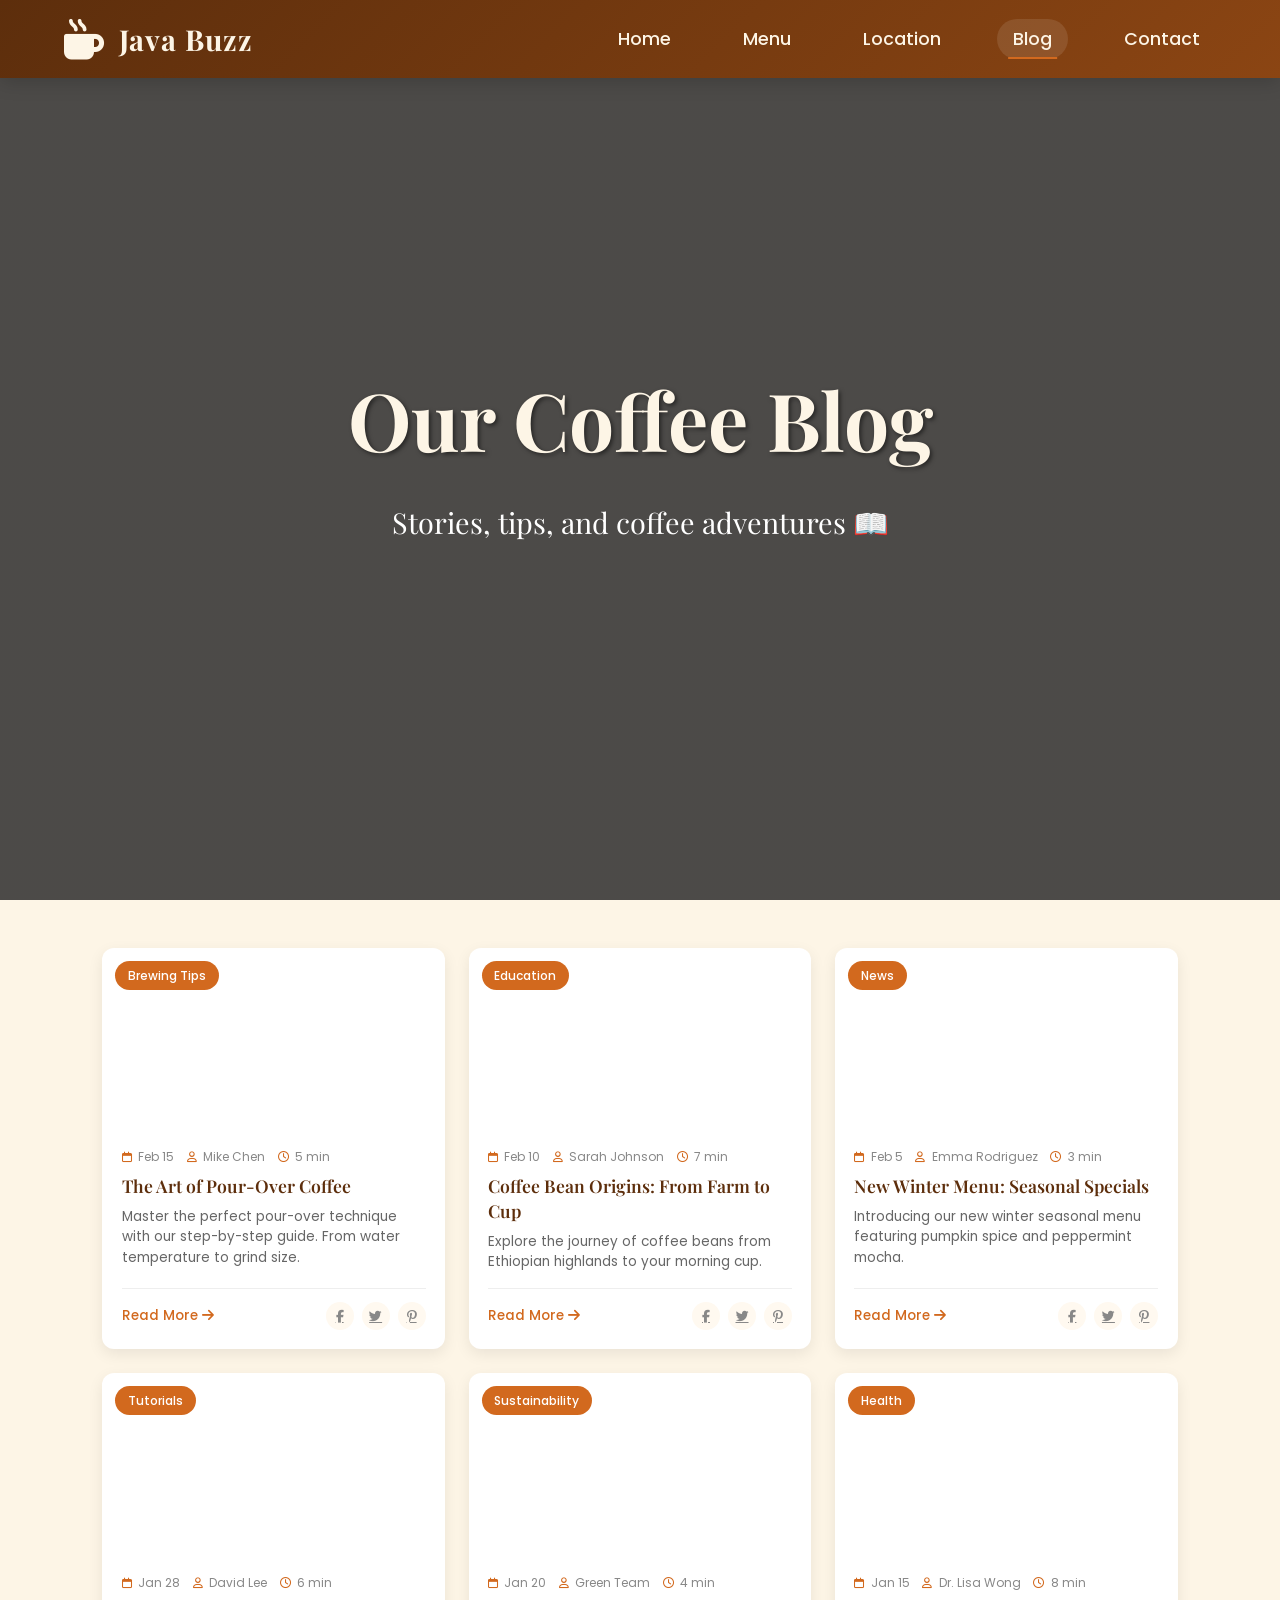
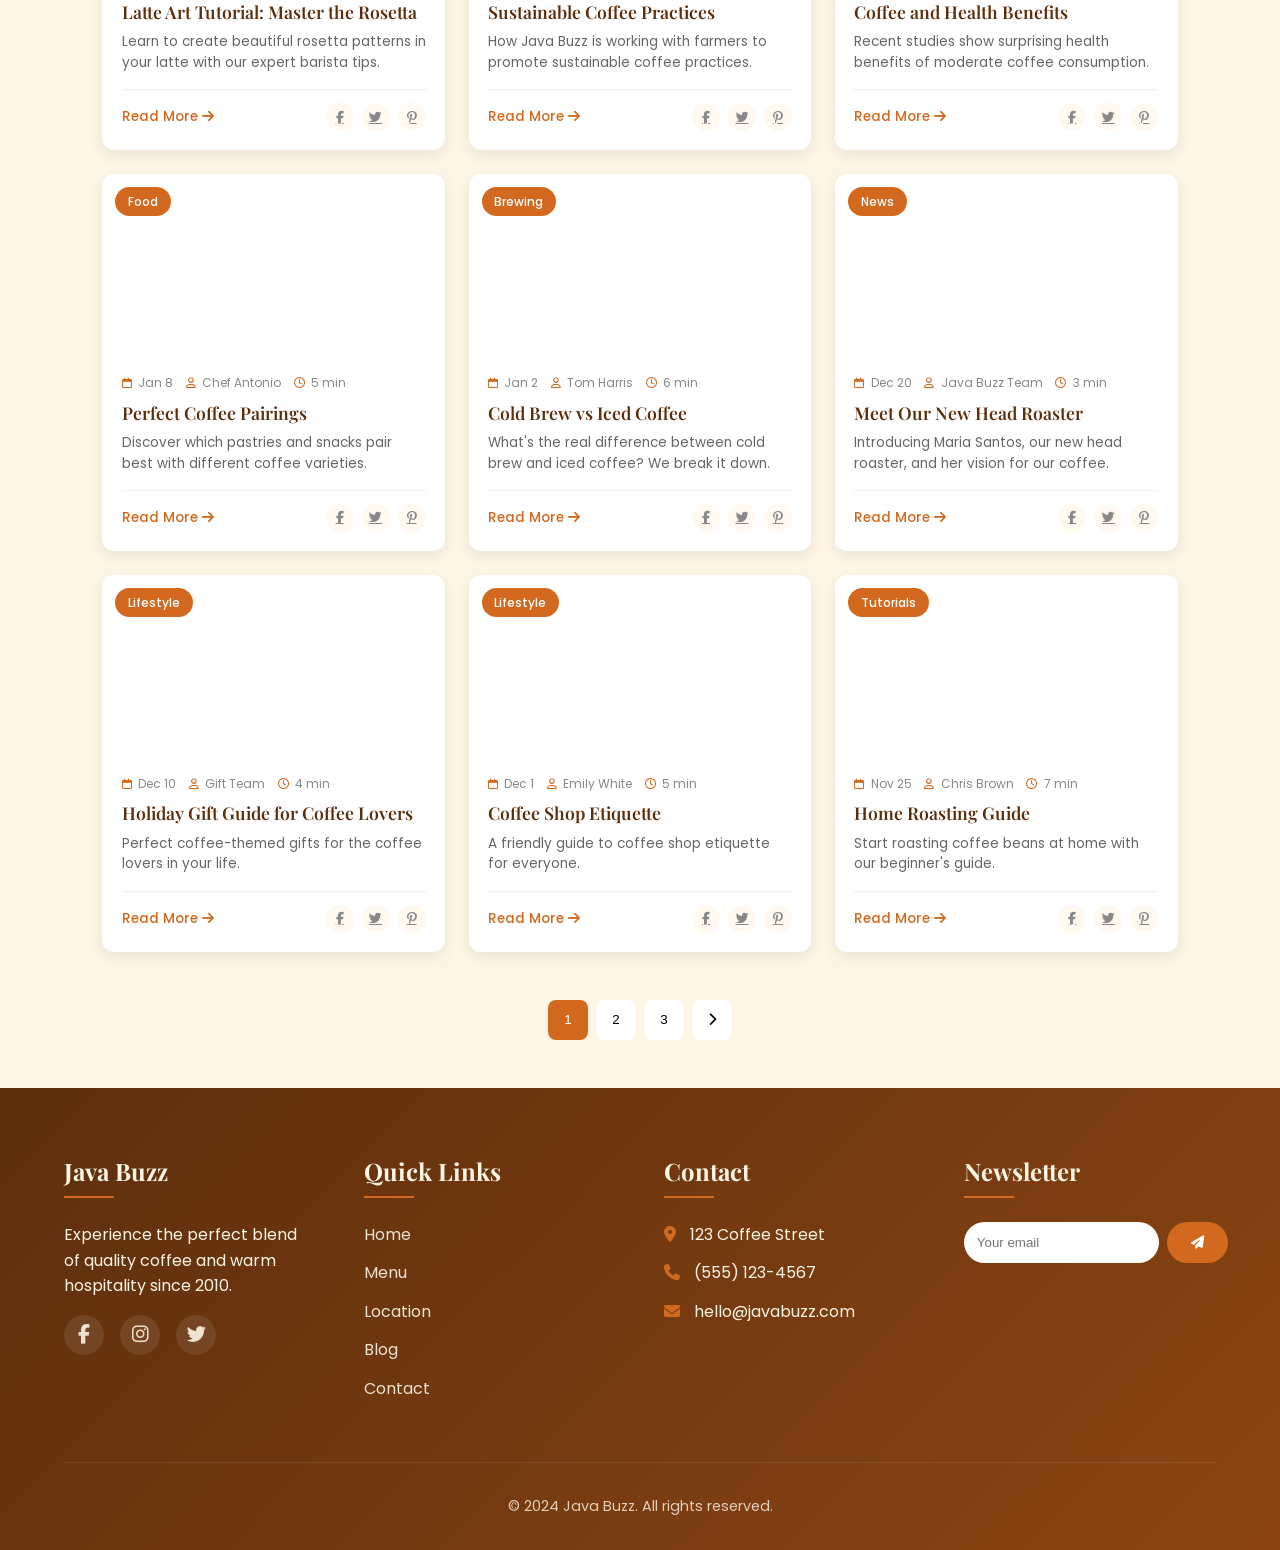
<file: blog.html>
<!DOCTYPE html>
<html lang="en">
<head>
    <meta charset="UTF-8">
    <meta name="viewport" content="width=device-width, initial-scale=1.0">
    <title>Java Buzz - Blog | Coffee News & Stories</title>
    <meta name="description" content="Read the latest coffee articles, brewing tips, and news from Java Buzz. 12 blog posts about coffee culture, recipes, and more.">
    <meta name="keywords" content="coffee blog, coffee articles, brewing tips, coffee news, latte art">
    
    <link rel="stylesheet" href="https://cdnjs.cloudflare.com/ajax/libs/font-awesome/6.4.0/css/all.min.css">
    <link href="https://fonts.googleapis.com/css2?family=Playfair+Display:wght@400;700&family=Poppins:wght@300;400;500;600&display=swap" rel="stylesheet">
    <link rel="stylesheet" href="CSS/style.css">
    
    <style>
        .page-header {
            background: linear-gradient(rgba(0,0,0,0.7), rgba(0,0,0,0.7)), url('https://images.unsplash.com/photo-1495474472287-4d71bcdd2085?ixlib=rb-4.0.3&auto=format&fit=crop&w=2070&q=80');
            background-size: cover;
            background-position: center;
            background-attachment: fixed;
            height: 100vh;
            display: flex;
            align-items: center;
            justify-content: center;
            text-align: center;
            color: white;
            margin-top: 0;
        }

        .page-header h1 { 
            font-size: 5rem; 
            color: var(--cream); 
            margin-bottom: 1rem;
            text-shadow: 2px 2px 4px rgba(0,0,0,0.5);
        }
        
        .page-header p {
            font-size: 1.8rem;
            font-family: 'Playfair Display', serif;
        }
        
        .blog-container {
            padding: 3rem 8%;
            background: var(--cream);
        }
        
        .blog-grid {
            display: grid;
            grid-template-columns: repeat(auto-fill, minmax(300px, 1fr));
            gap: 1.5rem;
        }
        
        .blog-card {
            background: white;
            border-radius: 12px;
            overflow: hidden;
            box-shadow: 0 5px 15px rgba(0,0,0,0.08);
            transition: var(--transition);
            height: 100%;
            display: flex;
            flex-direction: column;
        }
        
        .blog-card:hover {
            transform: translateY(-5px);
            box-shadow: 0 10px 25px rgba(0,0,0,0.15);
        }
        
        .blog-image {
            height: 180px;
            background-size: cover;
            background-position: center;
            position: relative;
        }
        
        .blog-category {
            position: absolute;
            top: 0.8rem;
            left: 0.8rem;
            background: var(--light-brown);
            color: white;
            padding: 0.3rem 0.8rem;
            border-radius: 20px;
            font-size: 0.75rem;
            font-weight: 500;
            z-index: 2;
        }
        
        .blog-content {
            padding: 1.2rem;
            flex: 1;
            display: flex;
            flex-direction: column;
        }
        
        .blog-meta {
            display: flex;
            gap: 0.8rem;
            color: #888;
            font-size: 0.75rem;
            margin-bottom: 0.5rem;
            flex-wrap: wrap;
        }
        
        .blog-meta i {
            margin-right: 0.2rem;
            color: var(--light-brown);
            font-size: 0.7rem;
        }
        
        .blog-title {
            font-size: 1.1rem;
            margin-bottom: 0.5rem;
            color: var(--dark-brown);
            line-height: 1.4;
            font-weight: 600;
        }
        
        .blog-excerpt {
            color: #666;
            font-size: 0.85rem;
            margin-bottom: 1rem;
            line-height: 1.5;
            flex: 1;
        }
        
        .blog-footer {
            display: flex;
            justify-content: space-between;
            align-items: center;
            border-top: 1px solid #eee;
            padding-top: 0.8rem;
            margin-top: auto;
        }
        
        .read-more {
            color: var(--light-brown);
            text-decoration: none;
            font-weight: 500;
            font-size: 0.85rem;
            transition: var(--transition);
        }
        
        .read-more:hover {
            color: var(--primary-brown);
        }
        
        .share-buttons {
            display: flex;
            gap: 0.5rem;
        }
        
        .share-buttons a {
            color: #888;
            transition: var(--transition);
            width: 28px;
            height: 28px;
            border-radius: 50%;
            display: flex;
            align-items: center;
            justify-content: center;
            background: var(--off-white);
            font-size: 0.8rem;
        }
        
        .share-buttons a:hover {
            background: var(--light-brown);
            color: white;
        }
        
        /* Pagination */
        .pagination {
            display: flex;
            justify-content: center;
            gap: 0.5rem;
            margin-top: 3rem;
        }
        
        .page-btn {
            width: 40px;
            height: 40px;
            border: none;
            background: white;
            border-radius: 8px;
            cursor: pointer;
            transition: var(--transition);
            font-weight: 500;
        }
        
        .page-btn:hover,
        .page-btn.active {
            background: var(--light-brown);
            color: white;
        }
        
        @media (max-width: 768px) {
            .page-header h1 { font-size: 3rem; }
            .page-header p { font-size: 1.4rem; }
            .blog-container { padding: 2rem 5%; }
            .blog-grid { grid-template-columns: 1fr; }
            .blog-image { height: 160px; }
        }
    </style>
</head>
<body>
    <nav class="navbar">
        <div class="logo">
            <i class="fas fa-mug-hot logo-icon"></i>
            <span class="logo-text">Java Buzz</span>
        </div>
        <div class="hamburger"><i class="fas fa-bars"></i></div>
        <ul class="nav-links">
            <li><a href="index.html">Home</a></li>
            <li><a href="menu.html">Menu</a></li>
            <li><a href="location.html">Location</a></li>
            <li><a href="blog.html" class="active">Blog</a></li>
            <li><a href="contact.html">Contact</a></li>
        </ul>
    </nav>

    <section class="page-header">
        <div>
            <h1>Our Coffee Blog</h1>
            <p>Stories, tips, and coffee adventures 📖</p>
        </div>
    </section>

    <section class="blog-container">
        <div id="blog-grid" class="blog-grid"></div>
        
        <!-- Pagination -->
        <div class="pagination">
            <button class="page-btn active">1</button>
            <button class="page-btn">2</button>
            <button class="page-btn">3</button>
            <button class="page-btn"><i class="fas fa-chevron-right"></i></button>
        </div>
    </section>

    <footer>
        <div class="footer-content">
            <div class="footer-section">
                <h3>Java Buzz</h3>
                <p>Experience the perfect blend of quality coffee and warm hospitality since 2010.</p>
                <div class="social-links">
                    <a href="https://www.facebook.com"><i class="fab fa-facebook-f"></i></a>
                    <a href="https://www.instagram.com"><i class="fab fa-instagram"></i></a>
                    <a href="https://x.com"><i class="fab fa-twitter"></i></a>
                </div>
            </div>
            <div class="footer-section">
                <h3>Quick Links</h3>
                <ul>
                    <li><a href="index.html">Home</a></li>
                    <li><a href="menu.html">Menu</a></li>
                    <li><a href="location.html">Location</a></li>
                    <li><a href="blog.html">Blog</a></li>
                    <li><a href="contact.html">Contact</a></li>
                </ul>
            </div>
            <div class="footer-section">
                <h3>Contact</h3>
                <ul>
                    <li><i class="fas fa-map-marker-alt"></i> 123 Coffee Street</li>
                    <li><i class="fas fa-phone"></i> (555) 123-4567</li>
                    <li><i class="fas fa-envelope"></i> hello@javabuzz.com</li>
                </ul>
            </div>
            <div class="footer-section">
                <h3>Newsletter</h3>
                <form class="newsletter-form">
                    <input type="email" placeholder="Your email">
                    <button type="submit"><i class="fas fa-paper-plane"></i></button>
                </form>
            </div>
        </div>
        <div class="copyright">
            <p>&copy; 2024 Java Buzz. All rights reserved.</p>
        </div>
    </footer>

    <script>
        // Blog JSON Data - All images are verified working
        const blogData = [
            {
                id: 1,
                title: "The Art of Pour-Over Coffee",
                date: "2024-02-15",
                author: "Mike Chen",
                excerpt: "Master the perfect pour-over technique with our step-by-step guide. From water temperature to grind size.",
                image: "https://images.unsplash.com/photo-1497515114629-f71d768fd07c?ixlib=rb-4.0.3&auto=format&fit=crop&w=800&q=80",
                category: "Brewing Tips",
                readTime: "5 min"
            },
            {
                id: 2,
                title: "Coffee Bean Origins: From Farm to Cup",
                date: "2024-02-10",
                author: "Sarah Johnson",
                excerpt: "Explore the journey of coffee beans from Ethiopian highlands to your morning cup.",
                image: "https://images.unsplash.com/photo-1442512595331-e89e73853f31?ixlib=rb-4.0.3&auto=format&fit=crop&w=800&q=80",
                category: "Education",
                readTime: "7 min"
            },
            {
                id: 3,
                title: "New Winter Menu: Seasonal Specials",
                date: "2024-02-05",
                author: "Emma Rodriguez",
                excerpt: "Introducing our new winter seasonal menu featuring pumpkin spice and peppermint mocha.",
                image: "https://images.unsplash.com/photo-1514432324607-a09d9b4aefdd?ixlib=rb-4.0.3&auto=format&fit=crop&w=800&q=80",
                category: "News",
                readTime: "3 min"
            },
            {
                id: 4,
                title: "Latte Art Tutorial: Master the Rosetta",
                date: "2024-01-28",
                author: "David Lee",
                excerpt: "Learn to create beautiful rosetta patterns in your latte with our expert barista tips.",
                image: "https://images.unsplash.com/photo-1512568400610-62da28bc8a13?ixlib=rb-4.0.3&auto=format&fit=crop&w=800&q=80",
                category: "Tutorials",
                readTime: "6 min"
            },
            {
                id: 5,
                title: "Sustainable Coffee Practices",
                date: "2024-01-20",
                author: "Green Team",
                excerpt: "How Java Buzz is working with farmers to promote sustainable coffee practices.",
                image: "https://images.unsplash.com/photo-1514432324607-a09d9b4aefdd?ixlib=rb-4.0.3&auto=format&fit=crop&w=800&q=80",
                category: "Sustainability",
                readTime: "4 min"
            },
            {
                id: 6,
                title: "Coffee and Health Benefits",
                date: "2024-01-15",
                author: "Dr. Lisa Wong",
                excerpt: "Recent studies show surprising health benefits of moderate coffee consumption.",
                image: "https://images.unsplash.com/photo-1461023058943-07fcbe16d735?ixlib=rb-4.0.3&auto=format&fit=crop&w=800&q=80",
                category: "Health",
                readTime: "8 min"
            },
            {
                id: 7,
                title: "Perfect Coffee Pairings",
                date: "2024-01-08",
                author: "Chef Antonio",
                excerpt: "Discover which pastries and snacks pair best with different coffee varieties.",
                image: "https://images.unsplash.com/photo-1509785307050-d4066910ec1e?ixlib=rb-4.0.3&auto=format&fit=crop&w=800&q=80",
                category: "Food",
                readTime: "5 min"
            },
            {
                id: 8,
                title: "Cold Brew vs Iced Coffee",
                date: "2024-01-02",
                author: "Tom Harris",
                excerpt: "What's the real difference between cold brew and iced coffee? We break it down.",
                image: "https://images.unsplash.com/photo-1497515114629-f71d768fd07c?ixlib=rb-4.0.3&auto=format&fit=crop&w=800&q=80",
                category: "Brewing",
                readTime: "6 min"
            },
            {
                id: 9,
                title: "Meet Our New Head Roaster",
                date: "2023-12-20",
                author: "Java Buzz Team",
                excerpt: "Introducing Maria Santos, our new head roaster, and her vision for our coffee.",
                image: "https://images.unsplash.com/photo-1534778101976-62847782c213?ixlib=rb-4.0.3&auto=format&fit=crop&w=800&q=80",
                category: "News",
                readTime: "3 min"
            },
            {
                id: 10,
                title: "Holiday Gift Guide for Coffee Lovers",
                date: "2023-12-10",
                author: "Gift Team",
                excerpt: "Perfect coffee-themed gifts for the coffee lovers in your life.",
                image: "https://images.unsplash.com/photo-1461023058943-07fcbe16d735?ixlib=rb-4.0.3&auto=format&fit=crop&w=800&q=80",
                category: "Lifestyle",
                readTime: "4 min"
            },
            {
                id: 11,
                title: "Coffee Shop Etiquette",
                date: "2023-12-01",
                author: "Emily White",
                excerpt: "A friendly guide to coffee shop etiquette for everyone.",
                image: "https://images.unsplash.com/photo-1514432324607-a09d9b4aefdd?ixlib=rb-4.0.3&auto=format&fit=crop&w=800&q=80",
                category: "Lifestyle",
                readTime: "5 min"
            },
            {
                id: 12,
                title: "Home Roasting Guide",
                date: "2023-11-25",
                author: "Chris Brown",
                excerpt: "Start roasting coffee beans at home with our beginner's guide.",
                image: "https://images.unsplash.com/photo-1570968915860-54d5c301fa9f?ixlib=rb-4.0.3&auto=format&fit=crop&w=800&q=80",
                category: "Tutorials",
                readTime: "7 min"
            }
        ];

        // Render blog posts
        function renderBlogs() {
            const blogGrid = document.getElementById('blog-grid');
            
            blogGrid.innerHTML = blogData.map(blog => `
                <div class="blog-card">
                    <div class="blog-image" style="background-image: url('${blog.image}')">
                        <span class="blog-category">${blog.category}</span>
                    </div>
                    <div class="blog-content">
                        <div class="blog-meta">
                            <span><i class="far fa-calendar"></i> ${new Date(blog.date).toLocaleDateString('en-US', { month: 'short', day: 'numeric' })}</span>
                            <span><i class="far fa-user"></i> ${blog.author}</span>
                            <span><i class="far fa-clock"></i> ${blog.readTime}</span>
                        </div>
                        <h3 class="blog-title">${blog.title}</h3>
                        <p class="blog-excerpt">${blog.excerpt}</p>
                        <div class="blog-footer">
                            <a href="#" class="read-more">Read More <i class="fas fa-arrow-right"></i></a>
                            <div class="share-buttons">
                                <a href="#"><i class="fab fa-facebook-f"></i></a>
                                <a href="#"><i class="fab fa-twitter"></i></a>
                                <a href="#"><i class="fab fa-pinterest-p"></i></a>
                            </div>
                        </div>
                    </div>
                </div>
            `).join('');
        }

        // Call render function when page loads
        document.addEventListener('DOMContentLoaded', renderBlogs);
    </script>
    <script src="js/main.js"></script>
</body>
</html>
</file>
<file: CSS/style.css>
/* ===== RESET & BASE STYLES ===== */
* {
    margin: 0;
    padding: 0;
    box-sizing: border-box;
}

:root {
    --primary-brown: #8B4513;
    --light-brown: #D2691E;
    --dark-brown: #5D2E0C;
    --primary-green: #2E5C4E;
    --light-green: #4A7C6B;
    --cream: #FDF5E6;
    --off-white: #FFF9F0;
    --shadow: 0 10px 30px rgba(0,0,0,0.1);
    --transition: all 0.3s ease;
}

body {
    font-family: 'Poppins', sans-serif;
    color: #333;
    background-color: var(--off-white);
    line-height: 1.6;
    overflow-x: hidden;
}

h1, h2, h3, h4 {
    font-family: 'Playfair Display', serif;
    color: var(--dark-brown);
}

/* ===== NAVIGATION BAR ===== */
.navbar {
    background: linear-gradient(135deg, var(--dark-brown) 0%, var(--primary-brown) 100%);
    padding: 1rem 5%;
    display: flex;
    justify-content: space-between;
    align-items: center;
    position: fixed;
    width: 100%;
    top: 0;
    z-index: 1000;
    box-shadow: 0 2px 20px rgba(0,0,0,0.2);
}

.logo {
    display: flex;
    align-items: center;
    gap: 15px;
}

.logo-icon {
    font-size: 2.5rem;
    color: var(--cream);
    animation: steam 2s infinite;
}

@keyframes steam {
    0%, 100% { transform: translateY(0); }
    50% { transform: translateY(-5px); }
}

.logo-text {
    font-family: 'Playfair Display', serif;
    font-size: 1.8rem;
    font-weight: 700;
    color: var(--cream);
    letter-spacing: 1px;
}

.nav-links {
    display: flex;
    gap: 2.5rem;
    list-style: none;
}

.nav-links a {
    color: var(--cream);
    text-decoration: none;
    font-weight: 500;
    font-size: 1.1rem;
    padding: 0.5rem 1rem;
    border-radius: 25px;
    transition: var(--transition);
    position: relative;
}

.nav-links a::after {
    content: '';
    position: absolute;
    bottom: 0;
    left: 50%;
    transform: translateX(-50%);
    width: 0;
    height: 2px;
    background: var(--light-brown);
    transition: var(--transition);
}

.nav-links a:hover::after,
.nav-links a.active::after {
    width: 70%;
}

.nav-links a:hover,
.nav-links a.active {
    background: rgba(255,255,255,0.1);
}

.hamburger {
    display: none;
    font-size: 1.8rem;
    color: var(--cream);
    cursor: pointer;
}

/* ===== FOOTER ===== */
footer {
    background: linear-gradient(135deg, var(--dark-brown) 0%, var(--primary-brown) 100%);
    color: var(--cream);
    padding: 4rem 5% 2rem;
}

.footer-content {
    display: grid;
    grid-template-columns: repeat(auto-fit, minmax(250px, 1fr));
    gap: 3rem;
    margin-bottom: 3rem;
}

.footer-section h3 {
    color: var(--cream);
    margin-bottom: 1.5rem;
    font-size: 1.5rem;
    position: relative;
    padding-bottom: 0.5rem;
}

.footer-section h3::after {
    content: '';
    position: absolute;
    left: 0;
    bottom: 0;
    width: 50px;
    height: 2px;
    background: var(--light-brown);
}

.footer-section ul {
    list-style: none;
}

.footer-section ul li {
    margin-bottom: 0.8rem;
}

.footer-section ul li i {
    margin-right: 10px;
    color: var(--light-brown);
}

.footer-section a {
    color: var(--cream);
    text-decoration: none;
    transition: var(--transition);
    opacity: 0.9;
}

.footer-section a:hover {
    color: var(--light-brown);
    opacity: 1;
    padding-left: 5px;
}

.social-links {
    display: flex;
    gap: 1rem;
    margin-top: 1rem;
}

.social-links a {
    display: flex;
    align-items: center;
    justify-content: center;
    width: 40px;
    height: 40px;
    background: rgba(255,255,255,0.1);
    border-radius: 50%;
    font-size: 1.2rem;
    transition: var(--transition);
}

.social-links a:hover {
    background: var(--light-brown);
    transform: translateY(-3px);
}

.newsletter-form {
    display: flex;
    gap: 0.5rem;
}

.newsletter-form input {
    flex: 1;
    padding: 0.8rem;
    border: none;
    border-radius: 25px;
    outline: none;
}

.newsletter-form button {
    background: var(--light-brown);
    color: white;
    border: none;
    padding: 0.8rem 1.5rem;
    border-radius: 25px;
    cursor: pointer;
    transition: var(--transition);
}

.newsletter-form button:hover {
    background: var(--primary-brown);
    transform: scale(1.05);
}

.copyright {
    text-align: center;
    padding-top: 2rem;
    border-top: 1px solid rgba(255,255,255,0.1);
    font-size: 0.9rem;
    opacity: 0.8;
}

/* ===== RESPONSIVE ===== */
@media (max-width: 768px) {
    .hamburger {
        display: block;
    }

    .nav-links {
        display: none;
        position: absolute;
        top: 100%;
        left: 0;
        width: 100%;
        background: linear-gradient(135deg, var(--dark-brown) 0%, var(--primary-brown) 100%);
        flex-direction: column;
        padding: 2rem;
        gap: 1.5rem;
        text-align: center;
    }

    .nav-links.active {
        display: flex;
    }

    .footer-content {
        grid-template-columns: 1fr;
        text-align: center;
    }

    .footer-section h3::after {
        left: 50%;
        transform: translateX(-50%);
    }

    .social-links {
        justify-content: center;
    }

    .newsletter-form {
        flex-direction: column;
    }
}

/* ===== ANIMATIONS ===== */
@keyframes fadeIn {
    from {
        opacity: 0;
        transform: translateY(20px);
    }
    to {
        opacity: 1;
        transform: translateY(0);
    }
}

.fade-in {
    animation: fadeIn 1s ease forwards;
}
</file>
